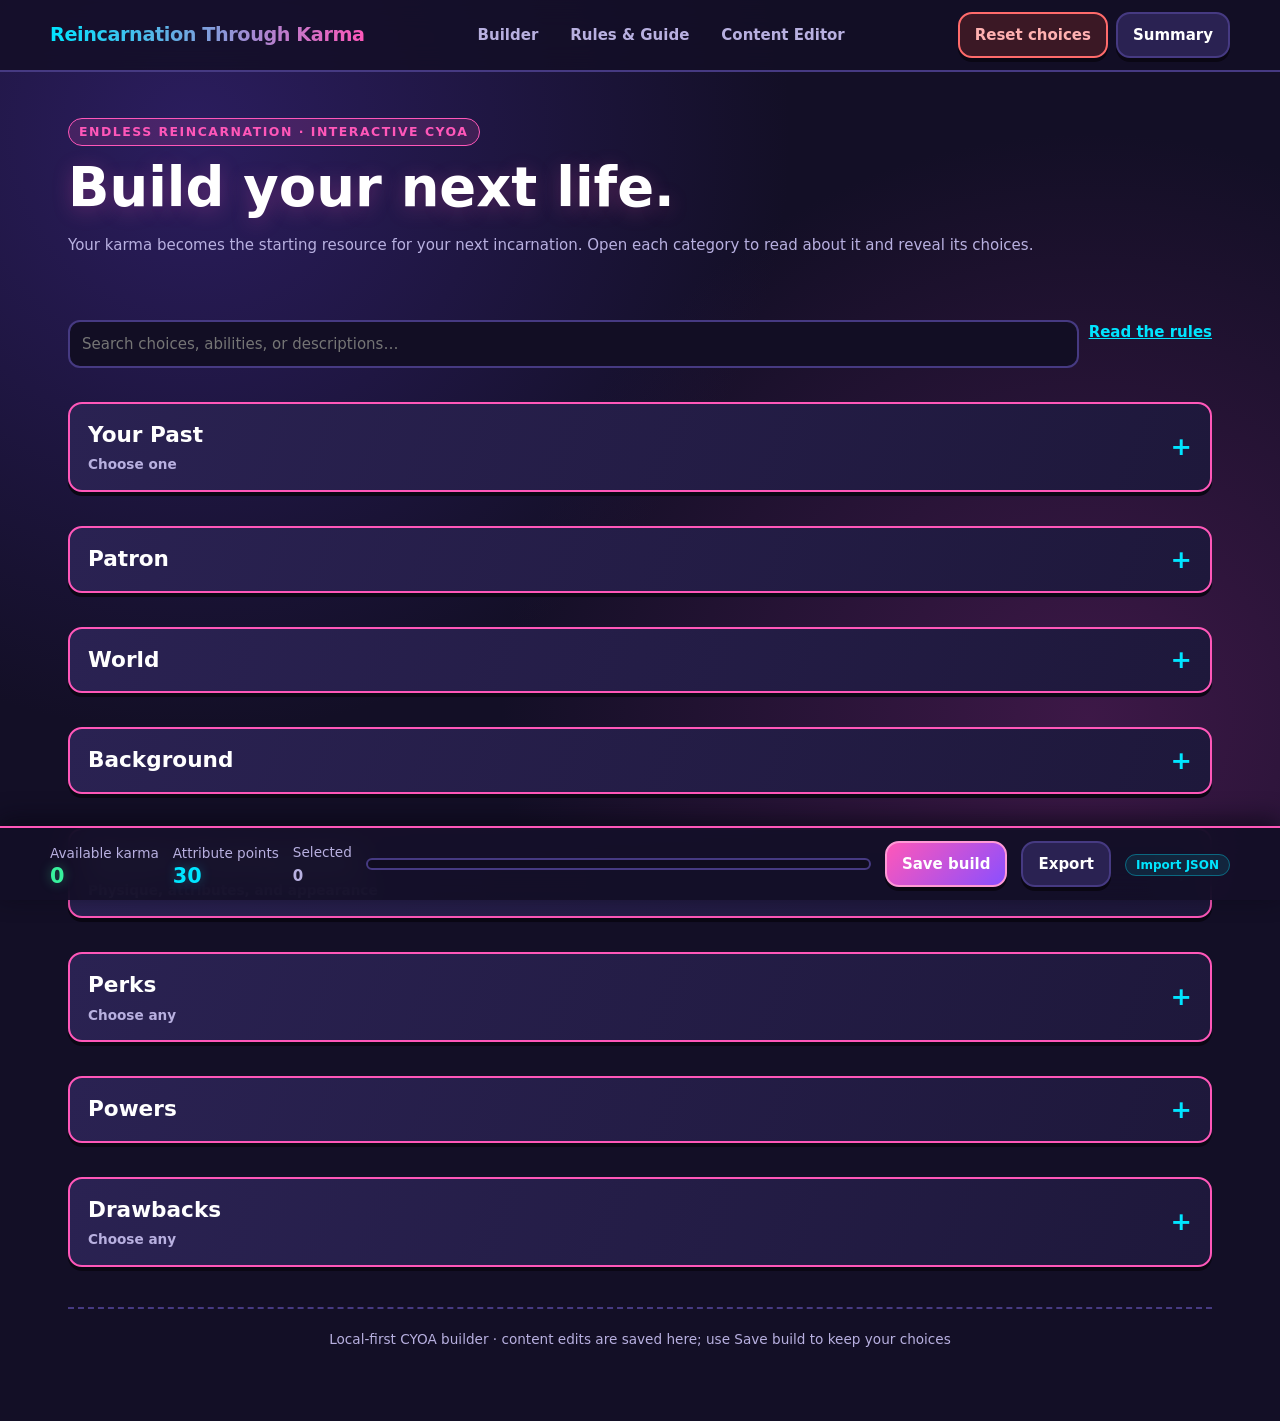
<file: index.html>
<!doctype html>
<html lang="en">

<head>
    <meta charset="utf-8">
    <meta name="viewport" content="width=device-width,initial-scale=1">
    <meta name="description"
        content="Build a reincarnated life through karma, backgrounds, physiques, perks, and powers.">
    <title>Reincarnation Through Karma — Builder</title>
    <link rel="stylesheet" href="styles.css">
</head>

<body>
    <div class="top">
        <div class="brand">Reincarnation Through Karma</div>
        <nav class="nav">
            <a href="index.html">Builder</a>
            <a href="guide.html">Rules & Guide</a>
            <a href="editor.html">Content Editor</a>
        </nav>
        <div class="actions">
            <button id="reset" class="danger">Reset choices</button>
            <button id="summary">Summary</button>
        </div>
    </div>

    <main class="wrap">
        <header class="hero">
            <div class="eyebrow">Endless reincarnation · interactive CYOA</div>
            <h1 id="main-title">Build your next life.</h1>
            <p class="muted" id="main-intro">Your karma becomes the starting resource for your next incarnation. Open
                each category to read about it and reveal its choices.</p>
        </header>

        <div class="toolbar">
            <input id="search" type="search" placeholder="Search choices, abilities, or descriptions…">
            <a href="guide.html">Read the rules</a>
        </div>

        <div id="sections-before-genetic"></div>

        <section class="section group-section" id="genetic-predisposition">
            <button class="section-toggle group-toggle" id="genetic-predisposition-toggle" type="button"
                data-group="genetic-predisposition" aria-expanded="false" aria-controls="genetic-predisposition-content">
                <span class="section-toggle-main">
                    <span class="section-toggle-title">Genetic Predisposition</span>
                    <span class="section-toggle-meta">Physique, attributes, and appearance</span>
                </span>
                <span class="section-chevron" id="genetic-predisposition-chevron" aria-hidden="true">+</span>
            </button>
            <div class="group-content" id="genetic-predisposition-content" hidden>
                <div id="genetic-physique"></div>
                <section class="section subsection">
                    <button class="section-toggle subsection-toggle" id="stats-toggle" type="button" aria-expanded="false"
                        aria-controls="stats-content">
                        <span class="section-toggle-main">
                            <span class="section-toggle-title">Allocate Stats</span>
                            <span class="section-toggle-meta">Customize your attributes</span>
                        </span>
                        <span class="section-chevron" id="stats-chevron" aria-hidden="true">+</span>
                    </button>
                    <div class="section-content" id="stats-content" hidden>
                        <p class="desc" id="stat-description"></p>
                        <p class="stat-rule" id="stat-rule"></p>
                        <div class="stat-allocation-bar">
                            <strong id="stat-points-remaining">20 attribute points available</strong>
                            <div class="stat-allocation-actions">
                                <button id="buy-stat-point" type="button" class="primary">Buy +1 attribute point · 1 karma</button>
                                <button id="sell-stat-point" type="button">Sell −1 attribute point · +1 karma</button>
                            </div>
                        </div>
                        <div class="stat-grid" id="stat-grid"></div>
                    </div>
                </section>
                <section class="appearance-builder" id="appearance-builder" aria-labelledby="appearance-title"></section>
            </div>
        </section>
        <div id="sections-after-genetic"></div>

        <div class="site-credit">Local-first CYOA builder · content edits are saved here; use Save build to keep your choices</div>
    </main>

    <footer class="sticky-footer">
        <div class="statsbar">
            <div>
                <span class="small muted">Available karma</span>
                <div class="points" id="points">0</div>
            </div>
            <div>
                <span class="small muted">Attribute points</span>
                <div class="points attribute-points" id="attribute-points">30</div>
            </div>
            <div>
                <span class="small muted">Selected</span><br>
                <strong id="selected-count">0</strong>
            </div>
            <div class="progress"><span id="progress"></span></div>
            <button id="save-build" class="primary">Save build</button>
            <button id="export">Export</button>
            <label style="cursor:pointer;">
                <input id="import" type="file" accept=".json,application/json" hidden>
                <span class="tag">Import JSON</span>
            </label>
        </div>
    </footer>

    <div class="modal" id="summary-modal">
        <div class="modal-card">
            <h2>Your next life</h2>
            <label class="summary-option"><input id="show-summary-descriptions" type="checkbox"> Show choice descriptions</label>
            <div id="summary-content"></div>
            <section class="summary-build-form">
                <h3>Build Form</h3>
                <label class="summary-option"><input id="separate-choice-rows" type="checkbox"> Separate choice titles by row</label>
                <div class="summary-output-grid">
                    <label>Current activated choice titles<textarea id="choice-titles" readonly rows="5"></textarea><button type="button" data-copy-output="choice-titles">Copy titles</button></label>
                    <label>Current choice IDs and attribute allocations<textarea id="choice-ids" readonly rows="5"></textarea><button type="button" data-copy-output="choice-ids">Copy build IDs</button></label>
                </div>
                <label>Import build choices and attributes<textarea id="choice-import" rows="4" placeholder="Paste choice IDs and stat allocations (for example, stat:constitution=5) separated by commas, spaces, or new lines. Leave empty to clear choices."></textarea></label>
                <div class="summary-import-actions">
                    <button type="button" class="primary" id="import-choices">Import build / clear choices if empty</button>
                    <span class="muted small" id="choice-import-status" role="status"></span>
                </div>
            </section>
            <div class="form-actions"><button id="close-summary">Close</button></div>
        </div>
    </div>

    <script src="data.js"></script>
    <script src="content-sync.js"></script>
    <script src="app.js"></script>
</body>

</html>
</file>
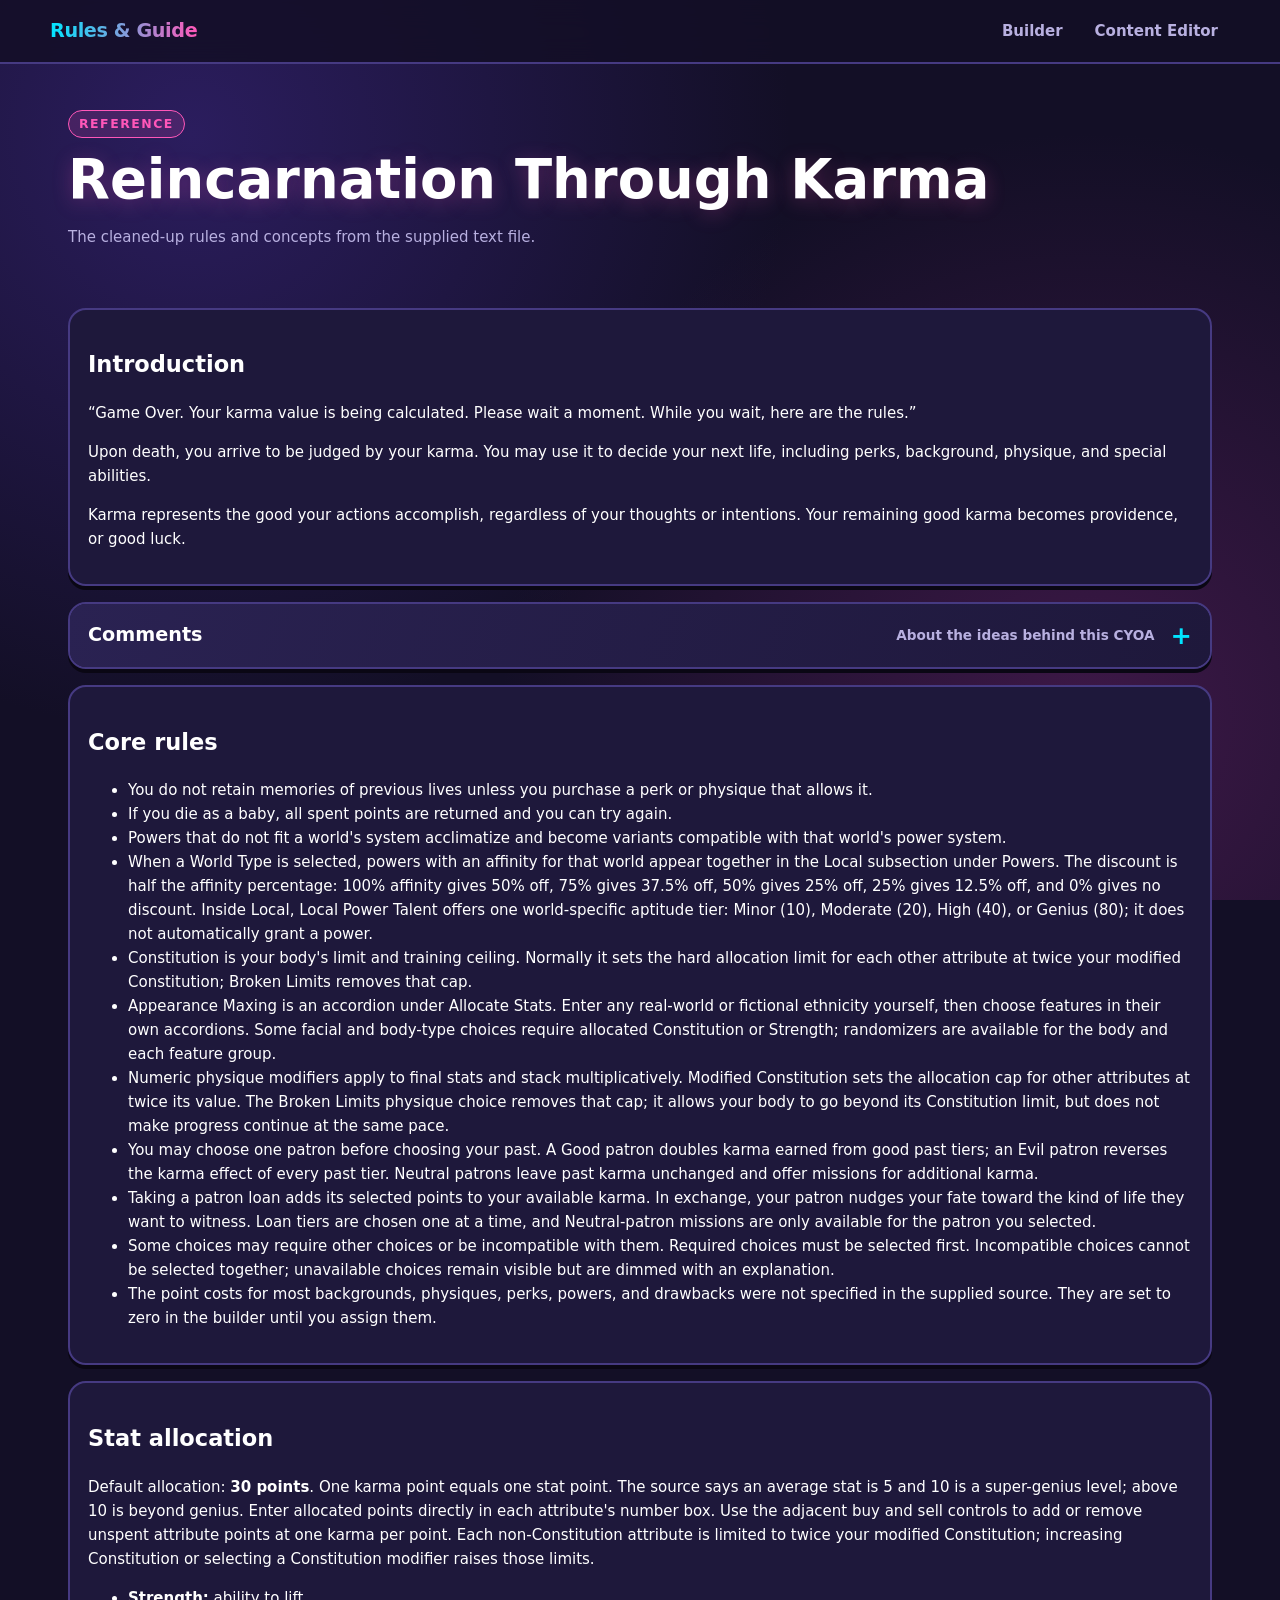
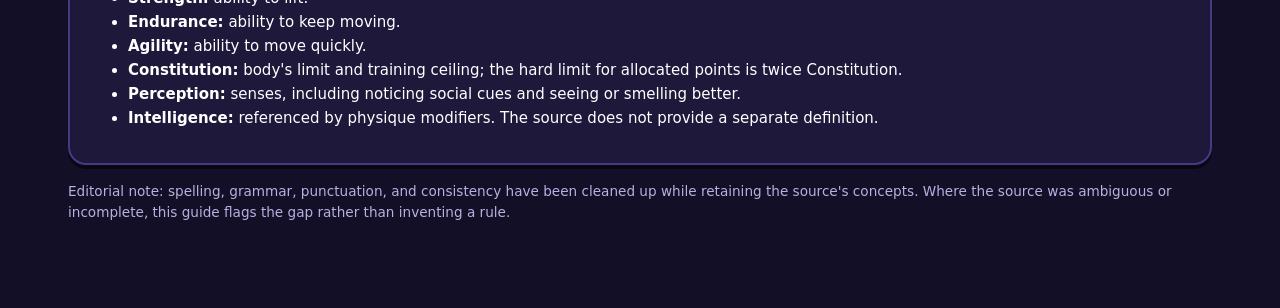
<file: guide.html>
<!doctype html>
<html lang="en">

<head>
    <meta charset="utf-8">
    <meta name="viewport" content="width=device-width,initial-scale=1">
    <title>Rules & Guide — Reincarnation Through Karma</title>
    <link rel="stylesheet" href="styles.css">
</head>

<body>
    <div class="top">
        <div class="brand">Rules & Guide</div>
        <nav class="nav"><a href="index.html">Builder</a><a href="editor.html">Content Editor</a></nav>
    </div>
    <main class="wrap">
        <header class="hero">
            <div class="eyebrow">Reference</div>
            <h1>Reincarnation Through Karma</h1>
            <p class="muted">The cleaned-up rules and concepts from the supplied text file.</p>
        </header>
        <div class="panel">
            <h2>Introduction</h2>
            <p>“Game Over. Your karma value is being calculated. Please wait a moment. While you wait, here are the
                rules.”</p>
            <p>Upon death, you arrive to be judged by your karma. You may use it to decide your next life, including
                perks, background, physique, and special abilities.</p>
            <p>Karma represents the good your actions accomplish, regardless of your thoughts or intentions. Your
                remaining good karma becomes providence, or good luck.</p>
        </div>
        <details class="panel guide-comments">
            <summary><span>Comments</span><span class="guide-comments-meta">About the ideas behind this CYOA</span></summary>
            <div class="guide-comments-content">
                <p>This CYOA was inspired by a xianxia story where the main character could reincarnate based on his
                    achievements. He could assign points to qualities such as Dao Heart, Comprehension, Talent, and
                    Background. That idea felt like a CYOA to me.</p>
                <p>I had been trying to write a story around that idea, but struggled to visualize it. I wanted to
                    create my own CYOA version of it. That is how the Karma CYOA began.</p>

                <h3>Karma and a new beginning</h3>
                <p>In my opinion, karma comes from the actions a person takes, not simply from the thoughts they have.
                    Everyone can think of themselves as a good person, but not everyone acts on those thoughts.
                    Creating a positive impact comes first in this CYOA.</p>
                <p>I also wanted replayability. Each lifetime is a new beginning: when you die, you return to the CYOA
                    and fill it out again, this time carrying the karma you earned. Did you do good? Did you help a lot
                    of people?</p>

                <h3>Why patrons, loans, and missions?</h3>
                <p>The patrons came about while chatting with Paper_tank. We were looking for a way to address a small
                    starting budget without pretending the character had earned points they had not. Karma comes from
                    good deeds, so I was thinking about a reasonable way for more points to enter the system. Patrons
                    came to mind: they can loan you karma points in exchange for watching your life.</p>
                <p>I did not want patrons to be static. I remembered the idea that leftover karma could become a form
                    of good luck, and wondered: why not make patrons a choice about the genre of life you want to
                    experience?</p>
                <p>I have not covered every genre, but I developed the idea of Good, Neutral, and Bad / Evil patrons.
                    Bad patrons give people with negative karma an actual way to play. Since that gives bad karma an
                    advantage, Good patrons needed an advantage too: they double the points from the past, which gives
                    decent folks an extra 20 points for free. I was not sure what to give Neutral patrons, so I gave
                    them missions.</p>
                <p>Loans also helped solve Paper_tank's point-budget issue. Nothing comes for free: patrons are
                    investing in you. The more points you borrow, the more they can influence your destiny toward the
                    kind of life they want to see. That gives the borrowed points a reason to exist.</p>

                <h3>An idea still in progress</h3>
                <p>I am still considering how to handle lives that do not have many points. One possibility is that,
                    in the previous life before this one, you needed to repay a debt to your patron.</p>
            </div>
        </details>
        <div class="panel">
            <h2>Core rules</h2>
            <ul>
                <li>You do not retain memories of previous lives unless you purchase a perk or physique that allows it.
                </li>
                <li>If you die as a baby, all spent points are returned and you can try again.</li>
                <li>Powers that do not fit a world's system acclimatize and become variants compatible with that world's
                    power system.</li>
                <li>When a World Type is selected, powers with an affinity for that world appear together in the
                    Local subsection under Powers. The discount is half the affinity percentage: 100% affinity gives
                    50% off, 75% gives 37.5% off, 50% gives 25% off, 25% gives 12.5% off, and 0% gives no discount.
                    Inside Local, Local Power Talent offers one world-specific aptitude tier: Minor (10), Moderate
                    (20), High (40), or Genius (80); it does not automatically grant a power.</li>
                <li>Constitution is your body's limit and training ceiling. Normally it sets the hard allocation
                    limit for each other attribute at twice your modified Constitution; Broken Limits removes that
                    cap.</li>
                <li>Appearance Maxing is an accordion under Allocate Stats. Enter any real-world or fictional
                    ethnicity yourself, then choose features in their own accordions. Some facial and body-type
                    choices require allocated Constitution or Strength; randomizers are available for the body and
                    each feature group.</li>
                <li>Numeric physique modifiers apply to final stats and stack multiplicatively. Modified Constitution
                    sets the allocation cap for other attributes at twice its value. The Broken Limits physique choice
                    removes that cap; it allows your body to go beyond its Constitution limit, but does not make
                    progress continue at the same pace.</li>
                <li>You may choose one patron before choosing your past. A Good patron doubles karma earned from
                    good past tiers; an Evil patron reverses the karma effect of every past tier. Neutral patrons
                    leave past karma unchanged and offer missions for additional karma.</li>
                <li>Taking a patron loan adds its selected points to your available karma. In exchange, your patron
                    nudges your fate toward the kind of life they want to witness. Loan tiers are chosen one at a
                    time, and Neutral-patron missions are only available for the patron you selected.</li>
                <li>Some choices may require other choices or be incompatible with them. Required choices must be
                    selected first. Incompatible choices cannot be selected together; unavailable choices remain
                    visible but are dimmed with an explanation.</li>
                <li>The point costs for most backgrounds, physiques, perks, powers, and drawbacks were not specified in
                    the supplied source. They are set to zero in the builder until you assign them.</li>
            </ul>
        </div>
        <div class="panel">
            <h2>Stat allocation</h2>
            <p>Default allocation: <strong>30 points</strong>. One karma point equals one stat point. The source says an
                average stat is 5 and 10 is a super-genius level; above 10 is beyond genius. Enter allocated points
                directly in each attribute's number box. Use the adjacent buy and sell controls to add or remove
                unspent attribute points at one karma per point. Each non-Constitution attribute is limited to
                twice your modified Constitution; increasing Constitution or selecting a Constitution modifier raises
                those limits.</p>
            <ul>
                <li><strong>Strength:</strong> ability to lift.</li>
                <li><strong>Endurance:</strong> ability to keep moving.</li>
                <li><strong>Agility:</strong> ability to move quickly.</li>
                <li><strong>Constitution:</strong> body's limit and training ceiling; the hard limit for allocated
                    points is twice Constitution.</li>
                <li><strong>Perception:</strong> senses, including noticing social cues and seeing or smelling better.
                </li>
                <li><strong>Intelligence:</strong> referenced by physique modifiers. The source does not provide a
                    separate definition.</li>
            </ul>
        </div>
        <p class="muted small">Editorial note: spelling, grammar, punctuation, and consistency have been cleaned up
            while retaining the source's concepts. Where the source was ambiguous or incomplete, this guide flags the
            gap rather than inventing a rule.</p>
    </main>
</body>

</html>
</file>
<file: styles.css>
:root {
  color-scheme: dark;
  --bg: #130f26;
  --panel: #1e183b;
  --panel2: #2a2252;
  --line: #463a82;
  --text: #ffffff;
  --muted: #b8b0e0;
  --accent: #ff57b9;      
  --accent2: #00e5ff;     
  --good: #38f29d;        
  --bad: #ff6b6b;         
  --shadow: 0 4px 0 #0a0714;
}

.wrap {
  padding-bottom: 130px;
}

.site-credit {
  margin-top: 40px;
  padding-top: 20px;
  border-top: 2px dashed var(--line);
  color: var(--muted);
  text-align: center;
  font-size: 0.85rem;
}

/* Persistent bottom bar */
.sticky-footer {
  position: fixed;
  bottom: 0;
  left: 0;
  right: 0;
  z-index: 6;
  background: #130f26eb;
  backdrop-filter: blur(14px);
  border-top: 2px solid var(--accent);
  box-shadow: 0 -6px 24px rgba(10, 7, 20, 0.75);
  padding: 12px max(18px, calc((100% - 1180px) / 2));
  text-align: left;
}

.sticky-footer .statsbar {
  justify-content: space-between;
  gap: 14px;
}

.sticky-footer .points {
  font-size: 1.3rem;
  line-height: 1.1;
}

@media (max-width: 650px) {
  .wrap {
    padding-bottom: 170px;
  }
  .sticky-footer {
    padding: 10px 14px;
  }
  .sticky-footer .progress {
    order: -1;
    flex-basis: 100%;
    height: 8px;
  }
  .stat-allocation-actions {
    width: 100%;
  }
  .stat-allocation-actions > button {
    width: 100%;
  }
}


* {
  box-sizing: border-box;
}

body {
  margin: 0;
  background-color: var(--bg);
  background-image: radial-gradient(circle at 15% 15%, #2b1d5e 0%, transparent 45%),
                    radial-gradient(circle at 85% 80%, #3d1847 0%, transparent 45%);
  background-attachment: fixed;
  color: var(--text);
  font: 15px/1.6 'Quicksand', 'Nunito', 'Segoe UI', system-ui, -apple-system, sans-serif;
}

a {
  color: var(--accent2);
  font-weight: 600;
}

button, input, textarea, select {
  font: inherit;
}

/* Bouncy, tactile arcade buttons */
button {
  cursor: pointer;
  border: 2px solid var(--line);
  background: var(--panel2);
  color: var(--text);
  border-radius: 14px;
  padding: 9px 15px;
  font-weight: 700;
  box-shadow: var(--shadow);
  transition: transform 0.15s cubic-bezier(0.34, 1.56, 0.64, 1), border-color 0.15s, box-shadow 0.15s;
}

button:hover {
  border-color: var(--accent2);
  transform: translateY(-2px);
  box-shadow: 0 6px 0 #0a0714;
}

button:active {
  transform: translateY(2px);
  box-shadow: 0 1px 0 #0a0714;
}

button.primary {
  background: linear-gradient(135deg, #ff57b9, #8a4fff);
  border-color: #ff99d6;
  color: #fff;
}

button.danger {
  background: #3b1825;
  border-color: var(--bad);
  color: #ffb1b1;
}

.top {
  position: sticky;
  top: 0;
  z-index: 5;
  background: #130f26d9;
  backdrop-filter: blur(14px);
  border-bottom: 2px solid var(--line);
  padding: 12px max(18px, calc((100% - 1180px) / 2));
  display: flex;
  gap: 14px;
  align-items: center;
  justify-content: space-between;
  flex-wrap: wrap;
}

.brand {
  font-weight: 900;
  font-size: 1.2rem;
  letter-spacing: -0.02em;
  background: linear-gradient(90deg, var(--accent2), var(--accent));
  -webkit-background-clip: text;
  -webkit-text-fill-color: transparent;
}

.nav, .actions {
  display: flex;
  gap: 8px;
  align-items: center;
  flex-wrap: wrap;
}

.nav a {
  text-decoration: none;
  padding: 7px 12px;
  border-radius: 12px;
  color: var(--muted);
  transition: all 0.15s ease;
}

.nav a:hover {
  background: var(--panel2);
  color: var(--accent2);
  transform: rotate(-1deg);
}

.wrap {
  max-width: 1180px;
  margin: auto;
  padding: 24px 18px 70px;
}

.hero {
  padding: 22px 0 28px;
}

.eyebrow {
  display: inline-block;
  background: #ff57b925;
  border: 1px solid var(--accent);
  padding: 3px 10px;
  border-radius: 20px;
  color: var(--accent);
  font-size: .78rem;
  letter-spacing: .12em;
  text-transform: uppercase;
  font-weight: 800;
}

.hero h1 {
  font-size: clamp(2.1rem, 5vw, 3.4rem);
  font-weight: 900;
  line-height: 1.1;
  margin: 12px 0;
  text-shadow: 0 4px 20px rgba(255, 87, 185, 0.25);
}

.muted, .desc {
  color: var(--muted);
}

.panel {
  background: var(--panel);
  border: 2px solid var(--line);
  border-radius: 18px;
  padding: 18px;
  margin: 16px 0;
  box-shadow: var(--shadow);
}

.statsbar {
  display: flex;
  gap: 16px;
  align-items: center;
  flex-wrap: wrap;
}

.points {
  font-size: 1.5rem;
  font-weight: 900;
  color: var(--good);
  text-shadow: 0 0 12px rgba(56, 242, 157, 0.4);
  font-variant-numeric: tabular-nums;
}

.progress {
  height: 12px;
  background: #100c1f;
  border: 2px solid var(--line);
  border-radius: 20px;
  overflow: hidden;
  flex: 1;
  min-width: 100px;
}

.progress > span {
  display: block;
  height: 100%;
  background: linear-gradient(90deg, var(--accent2), var(--accent), #ffd166);
  border-radius: 20px;
  width: 0;
  transition: width 0.3s cubic-bezier(0.34, 1.56, 0.64, 1);
}

.toolbar {
  display: flex;
  gap: 10px;
  flex-wrap: wrap;
  margin: 20px 0;
}

.toolbar input {
  flex: 1;
  min-width: 220px;
}

.field, input, textarea, select {
  background: #120e24;
  border: 2px solid var(--line);
  border-radius: 12px;
  color: var(--text);
  padding: 10px 12px;
  width: 100%;
  transition: border-color 0.15s, box-shadow 0.15s;
}

.field:focus, input:focus, textarea:focus, select:focus {
  outline: none;
  border-color: var(--accent2);
  box-shadow: 0 0 0 3px rgba(0, 229, 255, 0.2);
}

textarea {
  min-height: 90px;
  resize: vertical;
}

.section {
  margin: 34px 0;
}

.section-head {
  display: flex;
  justify-content: space-between;
  gap: 12px;
  align-items: flex-end;
  flex-wrap: wrap;
  border-bottom: 2px dashed var(--line);
  padding-bottom: 10px;
  margin-bottom: 16px;
}

.section-toggle {
  display: flex;
  justify-content: space-between;
  align-items: center;
  gap: 16px;
  width: 100%;
  padding: 14px 18px;
  text-align: left;
  background: var(--panel);
  border-color: var(--line);
}

.group-toggle {
  background: linear-gradient(110deg, var(--panel2), var(--panel));
  border-color: var(--accent);
}

.group-toggle .section-toggle-title {
  font-size: 1.35rem;
}

.group-content {
  margin: 10px 0 0 10px;
  padding: 1px 0 1px 14px;
  border-left: 2px solid var(--line);
}

.background-randomize {
  margin-bottom: 12px;
}

.group-content[hidden] {
  display: none;
}

.subsection {
  margin: 14px 0;
}

.subsection-toggle {
  padding: 11px 15px;
  background: var(--panel);
}

.alignment-option {
  margin: 14px 0;
}

.alignment-accordion-toggle {
  background: var(--panel2);
}

.alignment-accordion-content {
  padding: 10px 0 0;
}

.you-patron-choice {
  margin-bottom: 20px;
}

.section-toggle-main {
  display: flex;
  flex-direction: column;
  gap: 2px;
}

.section-toggle-title {
  font-size: 1.2rem;
  font-weight: 800;
}

.section-toggle-meta {
  color: var(--muted);
  font-size: .85rem;
  font-weight: 600;
}

.section-chevron {
  color: var(--accent2);
  font-size: 1.6rem;
  line-height: 1;
}

.section-content {
  padding: 8px 2px 0;
}

.section-content[hidden] {
  display: none;
}

.section h2 {
  font-size: 1.5rem;
  font-weight: 800;
  margin: 0;
}

.grid {
  display: grid;
  grid-template-columns: repeat(auto-fill, minmax(min(100%, 270px), 1fr));
  gap: 14px;
}

.card {
  background: var(--panel);
  border: 2px solid var(--line);
  border-radius: 16px;
  padding: 16px;
  display: flex;
  flex-direction: column;
  gap: 10px;
  min-height: 150px;
  cursor: pointer;
  box-shadow: var(--shadow);
  transition: transform 0.18s cubic-bezier(0.34, 1.56, 0.64, 1), border-color 0.15s, background 0.15s;
}

.card:hover:not(.disabled) {
  border-color: var(--accent2);
  transform: translateY(-4px) rotate(0.5deg);
}

.card.selected {
  border-color: var(--accent);
  background: linear-gradient(160deg, #2b1d54, #1e183b);
  box-shadow: 0 4px 0 var(--accent), 0 0 20px rgba(255, 87, 185, 0.2);
}

.card.disabled {
  opacity: .45;
  cursor: not-allowed;
}

.card-top {
  display: flex;
  flex-wrap: wrap;
  justify-content: space-between;
  align-items: flex-start;
  gap: 10px;
}

.card h3 {
  min-width: 0;
  flex: 1 1 120px;
  font-size: 1.05rem;
  font-weight: 800;
  margin: 0;
}

.cost {
  min-width: 0;
  max-width: 100%;
  overflow-wrap: anywhere;
  background: rgba(56, 242, 157, 0.12);
  border: 1px solid var(--good);
  padding: 2px 8px;
  border-radius: 10px;
  color: var(--good);
  font-weight: 800;
  font-size: .85rem;
}

.cost.spend {
  background: rgba(255, 107, 107, 0.12);
  border-color: var(--bad);
  color: var(--bad);
}

.card p {
  color: var(--muted);
  margin: 0;
  font-size: .92rem;
}

.tag {
  font-size: .75rem;
  font-weight: 700;
  color: var(--accent2);
  background: rgba(0, 229, 255, 0.1);
  border: 1px solid rgba(0, 229, 255, 0.35);
  border-radius: 30px;
  padding: 3px 10px;
  align-self: flex-start;
  margin-top: auto;
}

details {
  background: var(--panel);
  border: 2px solid var(--line);
  border-radius: 16px;
  padding: 14px 16px;
  margin: 12px 0;
  box-shadow: var(--shadow);
}

.guide-comments {
  padding: 0;
  overflow: hidden;
}

.guide-comments > summary {
  display: flex;
  align-items: center;
  justify-content: space-between;
  gap: 16px;
  padding: 16px 18px;
  list-style: none;
  font-size: 1.2rem;
  font-weight: 800;
  background: linear-gradient(110deg, var(--panel2), var(--panel));
  cursor: pointer;
}

.guide-comments > summary::-webkit-details-marker {
  display: none;
}

.guide-comments > summary::after {
  content: "+";
  color: var(--accent2);
  font-size: 1.6rem;
  line-height: 1;
}

.guide-comments[open] > summary::after {
  content: "−";
}

.guide-comments-meta {
  margin-left: auto;
  color: var(--muted);
  font-size: .85rem;
  font-weight: 600;
}

.guide-comments-content {
  padding: 6px 18px 18px;
}

.guide-comments-content h3 {
  margin: 22px 0 8px;
  color: var(--accent2);
}

.guide-comments-content p:last-child {
  margin-bottom: 0;
}

summary {
  cursor: pointer;
  font-weight: 800;
}

.stat-grid {
  display: grid;
  grid-template-columns: repeat(auto-fit, minmax(min(100%, 240px), 1fr));
  gap: 14px;
}

.appearance-builder {
  margin-top: 28px;
  padding-top: 22px;
  border-top: 1px solid var(--line);
}

.appearance-maxing {
  margin: 20px 0;
}

.appearance-maxing-toggle {
  background: linear-gradient(110deg, var(--panel2), var(--panel));
  border-color: var(--accent);
}

.appearance-maxing-toggle .section-toggle-title {
  font-size: 1.35rem;
}

.appearance-maxing-content {
  padding: 0 16px 16px;
}

.appearance-randomize {
  margin: 0 0 12px;
}

.appearance-ethnicity {
  margin-bottom: 18px;
}

.appearance-ethnicity label {
  display: block;
  margin-bottom: 6px;
  font-weight: 800;
}

.appearance-ethnicity .desc {
  margin: 0 0 8px;
}

.appearance-ethnicity textarea {
  width: 100%;
  min-height: 76px;
  padding: 10px 12px;
  color: var(--text);
  background: #120e24;
  border: 1px solid var(--line);
  border-radius: 10px;
  font: inherit;
  resize: vertical;
}

.appearance-accordion {
  margin: 14px 0;
  padding: 0;
  background: transparent;
}

.appearance-accordion-content {
  padding: 8px 2px 0;
}

.appearance-accordion-content .appearance-subtitle {
  margin: 16px 0 8px;
  color: var(--accent2);
}

.appearance-accordion-content > .desc {
  margin: 0 0 12px;
}

.stat-box {
  background: var(--panel);
  padding: 16px;
  border: 2px solid var(--line);
  border-radius: 18px;
  box-shadow: var(--shadow);
  display: flex;
  flex-direction: column;
  gap: 12px;
}

.stat-box-heading {
  display: flex;
  justify-content: space-between;
  align-items: center;
  gap: 12px;
}

.stat-box-heading h3 {
  margin: 0;
  color: var(--accent2);
  font-weight: 800;
}

.stat-box p {
  color: var(--muted);
  margin: 0;
  min-height: 3em;
}

.stat-tier {
  padding: 10px 12px;
  border-left: 3px solid var(--accent2);
  border-radius: 0 10px 10px 0;
  background: rgba(0, 229, 255, 0.08);
}

.stat-tier strong {
  display: block;
  margin-bottom: 4px;
  color: var(--accent2);
}

.stat-tier p {
  min-height: 0;
}

.stat-value {
  min-width: 52px;
  padding: 4px 10px;
  border: 1px solid var(--line);
  border-radius: 10px;
  background: #120e24;
  text-align: center;
  font-size: 1.15rem;
  font-weight: 900;
  font-variant-numeric: tabular-nums;
  white-space: nowrap;
}

.stat-limit {
  display: block;
  color: var(--muted);
  font-size: .65rem;
  font-weight: 600;
  line-height: 1.2;
}

.stat-rule {
  padding: 12px 14px;
  margin: 12px 0;
  border-left: 3px solid var(--accent2);
  border-radius: 0 10px 10px 0;
  background: rgba(0, 229, 255, 0.08);
}

.stat-allocation-bar {
  display: flex;
  justify-content: space-between;
  align-items: center;
  flex-wrap: wrap;
  gap: 12px;
  padding: 14px 16px;
  margin: 14px 0;
  border: 1px solid var(--line);
  border-radius: 14px;
  background: var(--panel);
}

.stat-allocation-bar strong {
  color: var(--good);
}

.stat-allocation-actions {
  display: flex;
  align-items: center;
  justify-content: flex-end;
  flex-wrap: wrap;
  gap: 10px;
}

#buy-stat-point:disabled,
#sell-stat-point:disabled {
  opacity: .45;
  cursor: not-allowed;
  transform: none;
  box-shadow: var(--shadow);
}

.stat-number-control {
  display: flex;
  flex-direction: column;
  gap: 6px;
  color: var(--muted);
  font-size: .85rem;
}

.stat-allocation-control {
  margin-top: auto;
  display: flex;
  flex-direction: column;
  align-items: flex-start;
  gap: 8px;
  width: 100%;
}

.stat-allocation-input {
  width: 100%;
  max-width: 140px;
  color: var(--text);
  font-size: 1.1rem;
  font-weight: 800;
}

.attribute-points {
  color: var(--accent2);
  text-shadow: 0 0 12px rgba(0, 229, 255, 0.3);
}

.small {
  font-size: .85rem;
}

.modal {
  position: fixed;
  inset: 0;
  background: rgba(10, 7, 20, 0.8);
  backdrop-filter: blur(6px);
  display: none;
  place-items: center;
  padding: 18px;
  z-index: 10;
}

.modal.open {
  display: grid;
}

.modal-card {
  background: var(--panel);
  border: 2px solid var(--accent);
  border-radius: 22px;
  padding: 22px;
  width: min(860px, 100%);
  max-height: 90vh;
  overflow: auto;
  box-shadow: 0 8px 0 #0a0714, 0 0 40px rgba(255, 87, 185, 0.3);
}

.modal-card h2 {
  margin-top: 0;
  color: var(--accent2);
}

.summary-sections {
  display: grid;
  gap: 14px;
}

.summary-section {
  padding: 14px 16px;
  background: var(--panel);
  border: 1px solid var(--line);
  border-radius: 14px;
}

.summary-section h3 {
  margin: 0 0 8px;
  color: var(--accent2);
}

.summary-section ul {
  margin: 0;
  padding-left: 22px;
}

.summary-section li {
  margin: 8px 0;
}

.summary-section li p {
  margin: 5px 0 0;
  color: var(--muted);
}

.summary-build-form {
  margin-top: 24px;
  padding: 18px;
  background: rgba(0, 0, 0, .18);
  border: 1px solid var(--line);
  border-radius: 14px;
}

.summary-build-form h3 {
  margin: 0 0 14px;
  color: var(--accent2);
}

.summary-build-form label {
  display: grid;
  gap: 8px;
  margin: 12px 0;
  color: var(--muted);
  font-weight: 700;
}

.summary-option {
  display: flex !important;
  align-items: center;
  color: var(--text) !important;
}

.summary-option input {
  width: auto;
}

.summary-output-grid {
  display: grid;
  grid-template-columns: repeat(2, minmax(0, 1fr));
  gap: 14px;
}

.summary-build-form textarea {
  width: 100%;
  min-height: 120px;
  resize: vertical;
  color: var(--text);
  background: rgba(0, 0, 0, .2);
  border: 1px solid var(--line);
  border-radius: 10px;
  padding: 12px;
  font: inherit;
}

.summary-build-form textarea[readonly] {
  color: var(--muted);
}

.summary-import-actions {
  display: flex;
  align-items: center;
  gap: 12px;
  flex-wrap: wrap;
}

@media (max-width: 650px) {
  .summary-output-grid {
    grid-template-columns: 1fr;
  }
}

.form-row {
  display: grid;
  grid-template-columns: 1fr 130px;
  gap: 12px;
}

.form-actions {
  display: flex;
  gap: 10px;
  justify-content: flex-end;
  flex-wrap: wrap;
  margin-top: 16px;
}

.empty {
  padding: 32px;
  text-align: center;
  color: var(--muted);
  border: 2px dashed var(--line);
  border-radius: 16px;
}

footer {
  border-top: 2px dashed var(--line);
  padding: 24px;
  color: var(--muted);
  text-align: center;
}

@media (max-width: 650px) {
  .top {
    align-items: flex-start;
  }
  .top .nav {
    order: 3;
    width: 100%;
  }
  .top .actions {
    margin-left: auto;
  }
  .wrap {
    padding-top: 12px;
  }
  .form-row {
    grid-template-columns: 1fr;
  }
  
}
</file>
